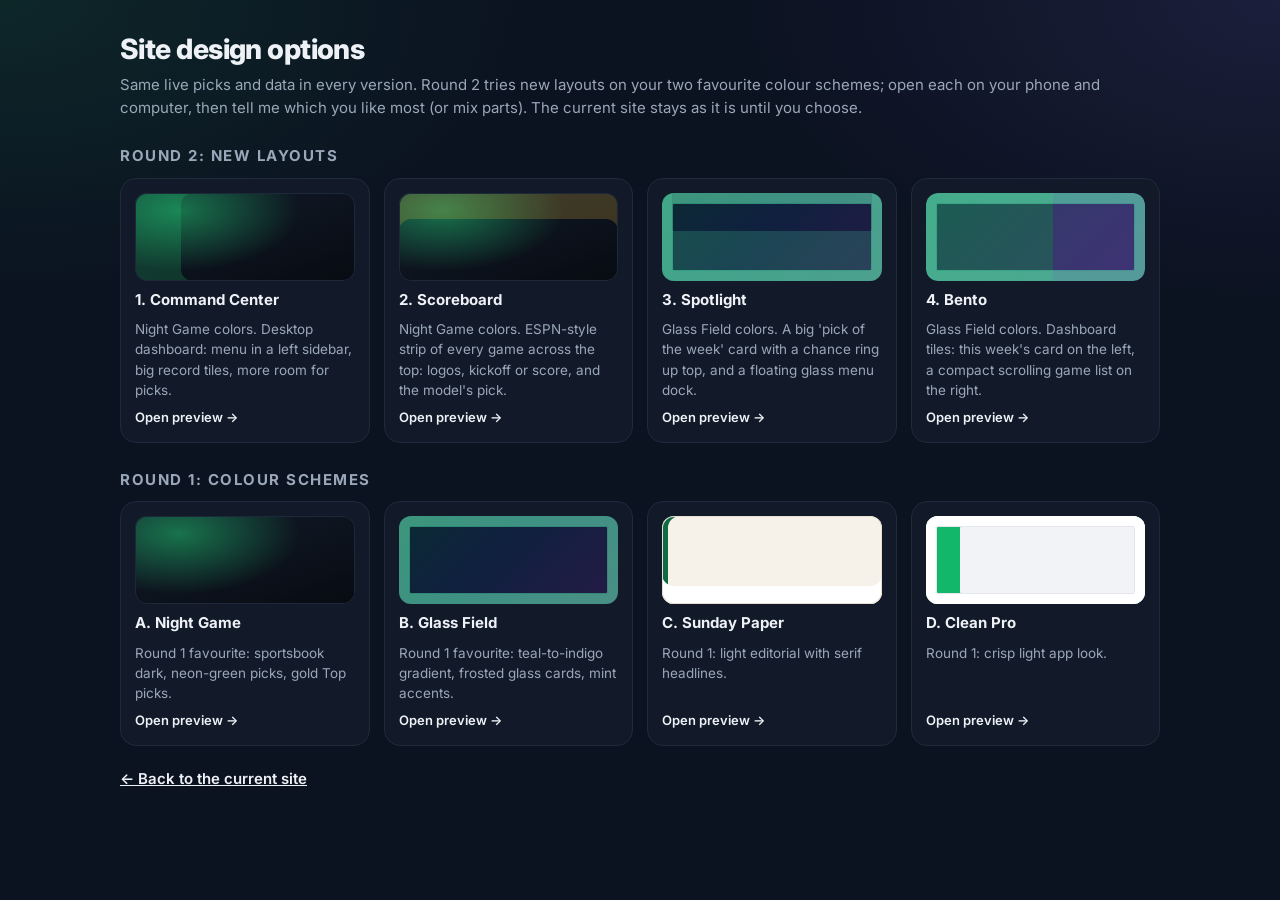
<file: web/preview/index.html>
<!doctype html>
<html lang="en"><head><meta charset="utf-8"><meta name="viewport" content="width=device-width, initial-scale=1">
<title>Site design options</title>
<link rel="preconnect" href="https://fonts.googleapis.com"><link rel="stylesheet" href="https://fonts.googleapis.com/css2?family=Inter:wght@400;600;800&display=swap">
<style>
:root { --bg:#0b1220; --card:#121a29; --ink:#eef2f7; --muted:#9aa7b8; --line:#1f2a3b; color-scheme: dark; }
body { margin:0; background:radial-gradient(900px 500px at 0% 0%, rgba(33,224,124,.10), transparent 60%), radial-gradient(900px 500px at 100% 0%, rgba(143,120,255,.12), transparent 60%), var(--bg); color:var(--ink); font:15px/1.5 Inter, system-ui, sans-serif; min-height:100vh; }
.wrap { max-width:1040px; margin:0 auto; padding:28px 16px 40px; }
h1 { margin:0 0 4px; font-size:28px; font-weight:800; letter-spacing:-.02em; }
h2 { margin:26px 0 10px; font-size:15px; text-transform:uppercase; letter-spacing:.1em; color:var(--muted); }
p { color:var(--muted); margin:0 0 18px; }
.grid { display:grid; grid-template-columns:repeat(auto-fill,minmax(230px,1fr)); gap:14px; }
.opt { display:flex; flex-direction:column; gap:8px; background:var(--card); border:1px solid var(--line); border-radius:16px; padding:14px; text-decoration:none; color:inherit; transition:transform .15s, box-shadow .15s; }
.opt:hover { transform:translateY(-2px); box-shadow:0 12px 28px rgba(0,0,0,.35); }
.opt span:not(.sw) { color:var(--muted); font-size:13.5px; }
.opt em { font-style:normal; font-weight:600; font-size:13px; margin-top:auto; }
.sw { display:block; height:88px; border-radius:12px; }
.sw-night, .sw-command, .sw-scoreboard { background: radial-gradient(120px 60px at 20% 20%, rgba(33,224,124,.45), transparent), linear-gradient(160deg,#131c2a,#070b12); box-shadow: inset 0 0 0 1px #1d2939; }
.sw-command { box-shadow: inset 0 0 0 1px #1d2939, inset 46px 0 0 rgba(33,224,124,.18); }
.sw-scoreboard { box-shadow: inset 0 0 0 1px #1d2939, inset 0 26px 0 rgba(255,201,61,.20); }
.sw-glass, .sw-spotlight, .sw-bento { background: linear-gradient(135deg,#0a2a33,#10203f 45%,#251a46); box-shadow: inset 0 0 0 10px rgba(255,255,255,.08), inset 0 0 0 11px rgba(79,240,176,.5); }
.sw-spotlight { box-shadow: inset 0 0 0 10px rgba(255,255,255,.08), inset 0 0 0 11px rgba(79,240,176,.5), inset 0 -40px 0 10px rgba(79,240,176,.18); }
.sw-bento { background: linear-gradient(90deg, rgba(79,240,176,.25) 0 58%, rgba(143,120,255,.25) 58% 100%), linear-gradient(135deg,#0a2a33,#251a46); }
.sw-paper { background: #f6f2ea; box-shadow: inset 0 0 0 1px #e7e0d2, inset 0 -18px 0 #fff, inset 6px 0 0 #0f6b45; }
.sw-pro { background: #f2f3f7; box-shadow: inset 0 0 0 10px #fff, inset 0 0 0 11px #e3e6ec, inset 24px 0 0 10px #12b76a; }
.cur { display:inline-block; margin-top:22px; font-weight:600; color:inherit; }
</style></head><body><div class="wrap">
<h1>Site design options</h1>
<p>Same live picks and data in every version. Round 2 tries new layouts on your two favourite colour schemes; open each on your phone and computer, then tell me which you like most (or mix parts). The current site stays as it is until you choose.</p>
<h2>Round 2: new layouts</h2><div class="grid"><a class="opt" href="command/"><span class="sw sw-command"></span><strong>1. Command Center</strong><span>Night Game colors. Desktop dashboard: menu in a left sidebar, big record tiles, more room for picks.</span><em>Open preview →</em></a><a class="opt" href="scoreboard/"><span class="sw sw-scoreboard"></span><strong>2. Scoreboard</strong><span>Night Game colors. ESPN-style strip of every game across the top: logos, kickoff or score, and the model's pick.</span><em>Open preview →</em></a><a class="opt" href="spotlight/"><span class="sw sw-spotlight"></span><strong>3. Spotlight</strong><span>Glass Field colors. A big 'pick of the week' card with a chance ring up top, and a floating glass menu dock.</span><em>Open preview →</em></a><a class="opt" href="bento/"><span class="sw sw-bento"></span><strong>4. Bento</strong><span>Glass Field colors. Dashboard tiles: this week's card on the left, a compact scrolling game list on the right.</span><em>Open preview →</em></a></div>
<h2>Round 1: colour schemes</h2><div class="grid"><a class="opt" href="night/"><span class="sw sw-night"></span><strong>A. Night Game</strong><span>Round 1 favourite: sportsbook dark, neon-green picks, gold Top picks.</span><em>Open preview →</em></a><a class="opt" href="glass/"><span class="sw sw-glass"></span><strong>B. Glass Field</strong><span>Round 1 favourite: teal-to-indigo gradient, frosted glass cards, mint accents.</span><em>Open preview →</em></a><a class="opt" href="paper/"><span class="sw sw-paper"></span><strong>C. Sunday Paper</strong><span>Round 1: light editorial with serif headlines.</span><em>Open preview →</em></a><a class="opt" href="pro/"><span class="sw sw-pro"></span><strong>D. Clean Pro</strong><span>Round 1: crisp light app look.</span><em>Open preview →</em></a></div>
<a class="cur" href="../">← Back to the current site</a>
</div></body></html>
</file>
